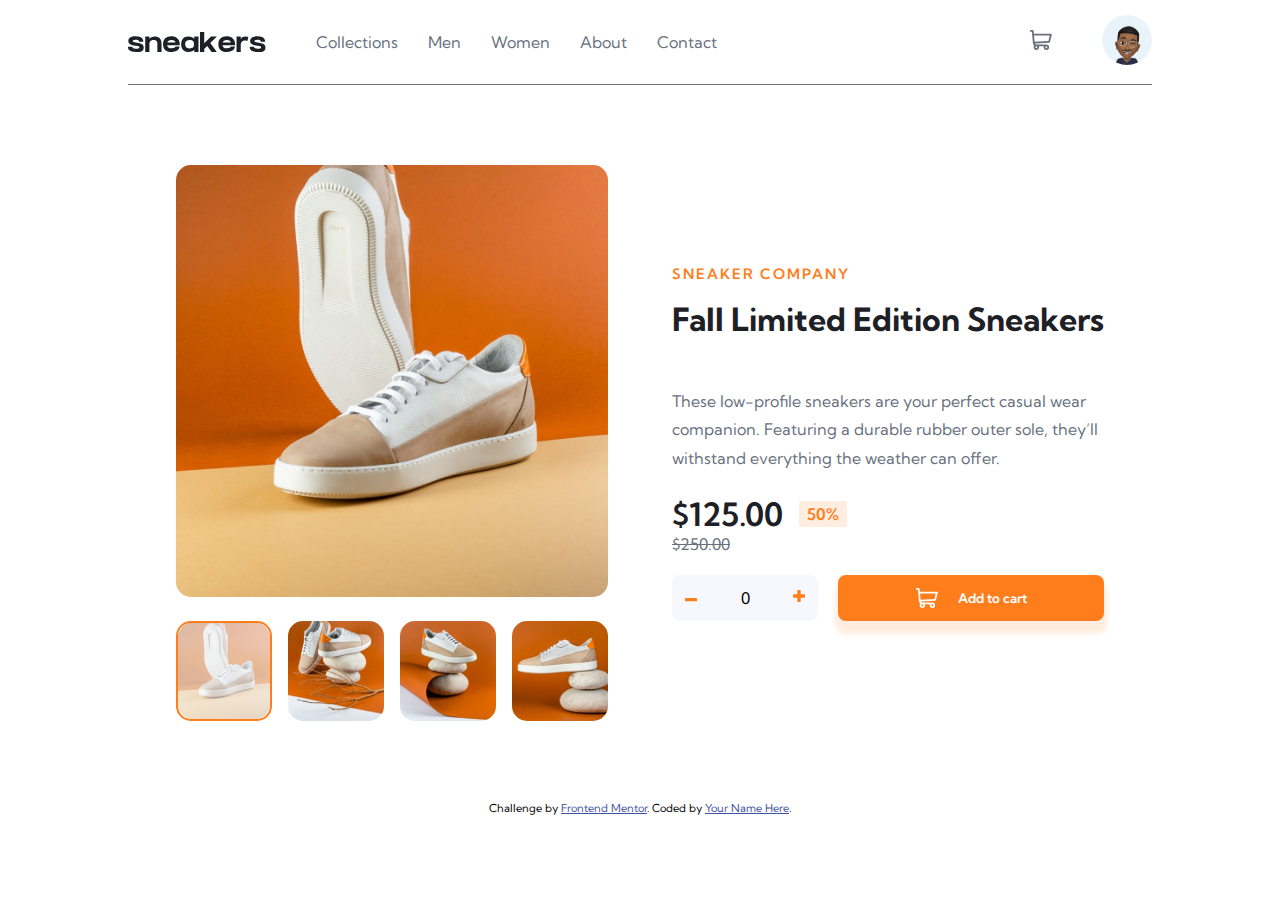
<file: ecommerce-product-page-main/index.html>
<!DOCTYPE html>
<html lang="en">
	<head>
		<meta charset="UTF-8" />
		<meta name="viewport" content="width=device-width, initial-scale=1.0" />
		<!-- displays site properly based on user's device -->

		<link rel="preconnect" href="https://fonts.googleapis.com" />
		<link rel="preconnect" href="https://fonts.gstatic.com" crossorigin />
		<link
			href="https://fonts.googleapis.com/css2?family=Kumbh+Sans:wght@100;300;400;500;600;700&display=swap"
			rel="stylesheet"
		/>
		<title>Frontend Mentor | E-commerce product page</title>

		<link rel="stylesheet" href="styles.css" />
	</head>
	<body>
		<header>
			<nav>
				<img src="./images/logo.svg" alt="Sneakers Logo" class="logo" />
				<ul class="menu-items">
					<li><a href="#">Collections</a></li>
					<li><a href="#">Men</a></li>
					<li><a href="#">Women</a></li>
					<li><a href="#">About</a></li>
					<li><a href="#">Contact</a></li>
				</ul>

				<ul class="cart-and-avatar">
					<li class="cart-and-items">
						<img src="./images/icon-cart.svg" alt="Icon of cart" class="cart-icon" />
            <p class="items-in-cart">0</p>
					</li>
					<li>
						<img
							src="./images/farhan.jpeg"
							alt="Avatar of user"
							class="avatar"
						/>
					</li>
				</ul>
			</nav>

      <section class="cart-modal hidden">
        
      </section>
		</header>

		<main>
			<section class="item-gallery">
				<img
					src="./images/image-product-1.jpg"
					alt="Sneaker"
					class="item-image"
				/>
				<div class="item-thumbnails">
          <div class="image-container selected">
            <img src="./images/image-product-1-thumbnail.jpg" alt="Sneaker">
            <div class="overlay"></div>
          </div>
          <div class="image-container">
            <img src="./images/image-product-2-thumbnail.jpg" alt="Sneaker">
            <!-- <div class="overlay"></div> -->
          </div>
          <div class="image-container">
            <img src="./images/image-product-3-thumbnail.jpg" alt="Sneaker">
            <!-- <div class="overlay"></div> -->
          </div>
          <div class="image-container">
            <img src="./images/image-product-4-thumbnail.jpg" alt="Sneaker">
            <!-- <div class="overlay"></div> -->
          </div>
				</div>
			</section>

			<section class="item-details">
				<h3>SNEAKER COMPANY</h3>
				<h2>Fall Limited Edition Sneakers</h2>
				<p>
					These low-profile sneakers are your perfect casual wear companion.
					Featuring a durable rubber outer sole, they’ll withstand everything
					the weather can offer.
				</p>

				<div class="price-details">
					<div class="price-and-discount">
						<p class="price">$125.00</p>
						<p class="discount">50%</p>
					</div>
					<p class="original-price">$250.00</p>
				</div>

				<div class="cart-buttons">
					<div class="buttons">
						<button id="remove">
							<img src="./images/icon-minus.svg" alt="remove from cart" />
						</button>
						<p id="quantity">0</p>
						<button id="add">
							<img src="./images/icon-plus.svg" alt="add to cart" />
						</button>
					</div>
					<button id="add-to-cart">
						<img src="./images/icon-cart2.svg" alt="cart" />
						Add to cart
					</button>
				</div>
			</section>
		</main>

		<footer class="attribution">
			Challenge by
			<a href="https://www.frontendmentor.io?ref=challenge" target="_blank"
				>Frontend Mentor</a
			>. Coded by <a href="#">Your Name Here</a>.
		</footer>

    <script src="./script.js"></script>
	</body>
</html>
</file>
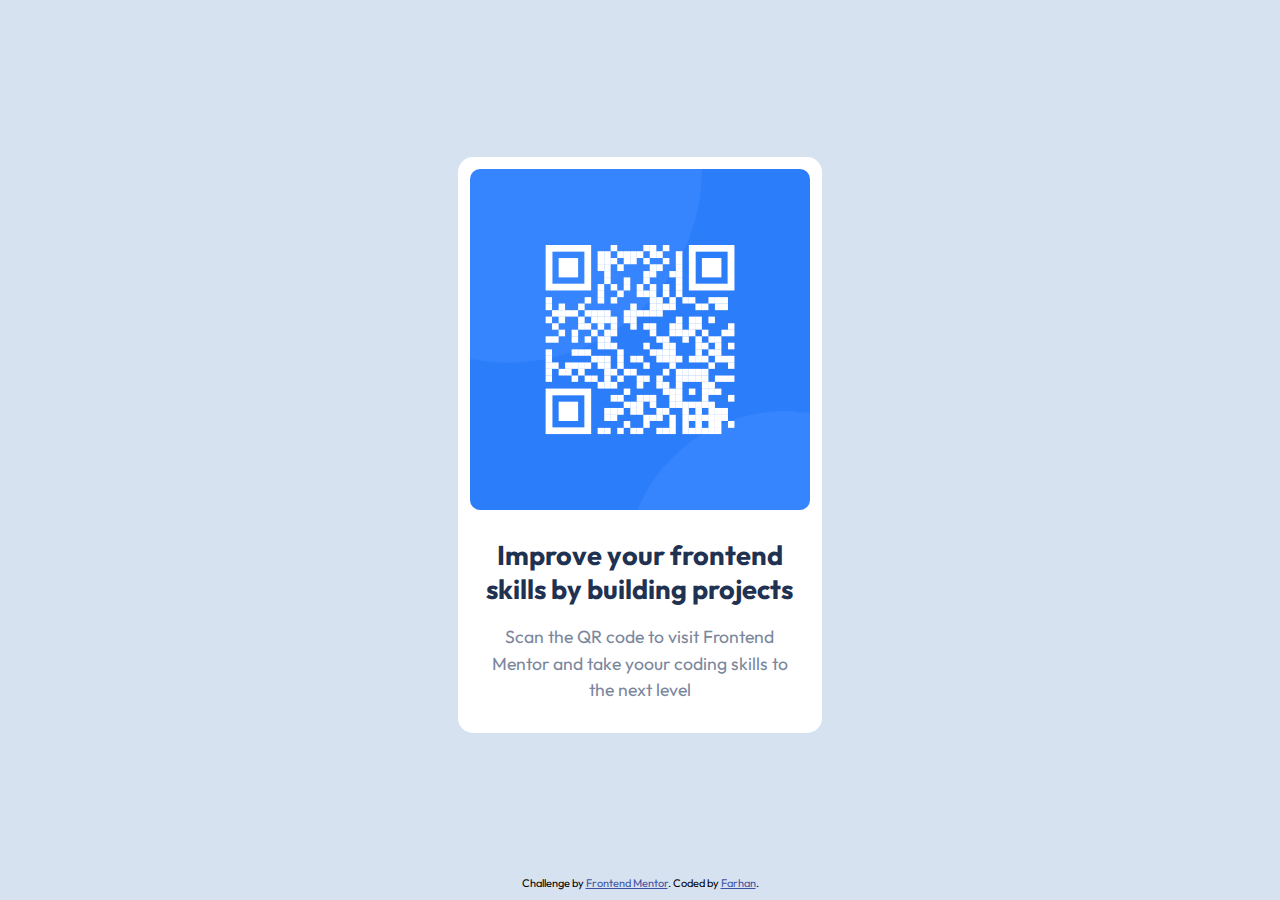
<file: QR Code/index.html>
<!DOCTYPE html>
<html lang="en">
	<head>
		<meta charset="UTF-8" />
		<meta name="viewport" content="width=device-width, initial-scale=1.0" />
		<link
			rel="icon"
			type="image/png"
			sizes="32x32"
			href="./images/favicon-32x32.png"
		/>
		<link rel="preconnect" href="https://fonts.googleapis.com" />
		<link rel="preconnect" href="https://fonts.gstatic.com" crossorigin />
		<link
			href="https://fonts.googleapis.com/css2?family=Outfit:wght@400;700&display=swap"
			rel="stylesheet"
		/>
		<title>Frontend Mentor | QR code component</title>
		<link rel="stylesheet" href="styles.css" />
	</head>
	<body>
		<div class="card">
			<img
				src="./images/image-qr-code.png"
				alt="QR code with blue background"
			/>
			<h1>Improve your frontend skills by building projects</h1>
			<p>
				Scan the QR code to visit Frontend Mentor and take yoour coding skills
				to the next level
			</p>
		</div>
		<div class="attribution">
			Challenge by
			<a href="https://www.frontendmentor.io?ref=challenge" target="_blank"
				>Frontend Mentor</a
			>. Coded by <a href="https://github.com/codeHokage1">Farhan</a>.
		</div>
	</body>
</html>
</file>
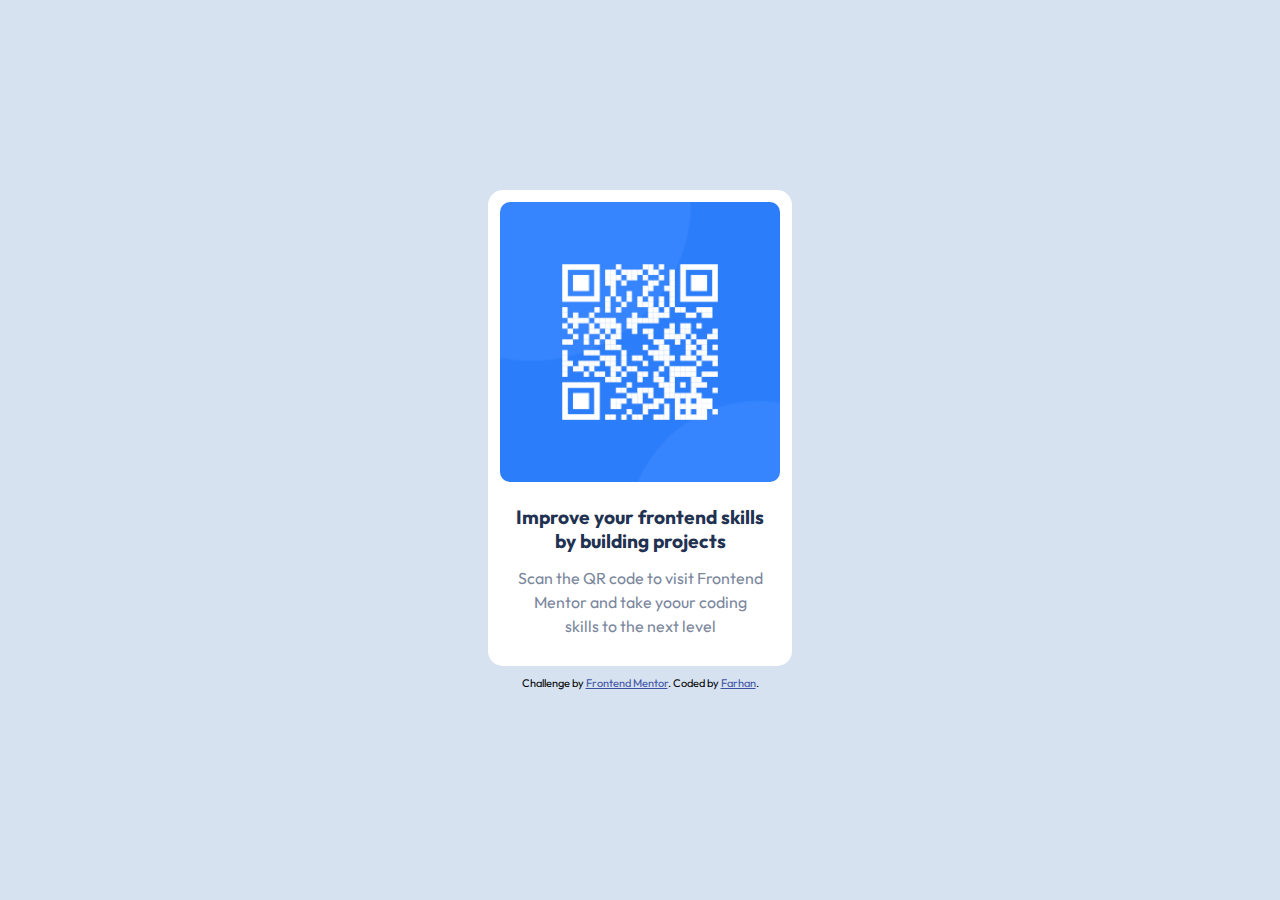
<file: qrCode/index.html>
<!DOCTYPE html>
<html lang="en">
	<head>
		<meta charset="UTF-8" />
		<meta name="viewport" content="width=device-width, initial-scale=1.0" />
		<link
			rel="icon"
			type="image/png"
			sizes="32x32"
			href="./images/favicon-32x32.png"
		/>
		<link rel="preconnect" href="https://fonts.googleapis.com" />
		<link rel="preconnect" href="https://fonts.gstatic.com" crossorigin />
		<link
			href="https://fonts.googleapis.com/css2?family=Outfit:wght@400;700&display=swap"
			rel="stylesheet"
		/>
		<title>Frontend Mentor | QR code component</title>
		<link rel="stylesheet" href="styles.css" />
	</head>
	<body>
		<section class="card">
			<img
				src="./images/image-qr-code.png"
				alt="QR code with blue background"
			/>
			<h1>Improve your frontend skills by building projects</h1>
			<p>
				Scan the QR code to visit Frontend Mentor and take yoour coding skills
				to the next level
			</p>
		</section>
		<section class="attribution">
			Challenge by
			<a href="https://www.frontendmentor.io?ref=challenge" target="_blank"
				>Frontend Mentor</a
			>. Coded by <a href="https://github.com/codeHokage1">Farhan</a>.
		</section>
	</body>
</html>
</file>
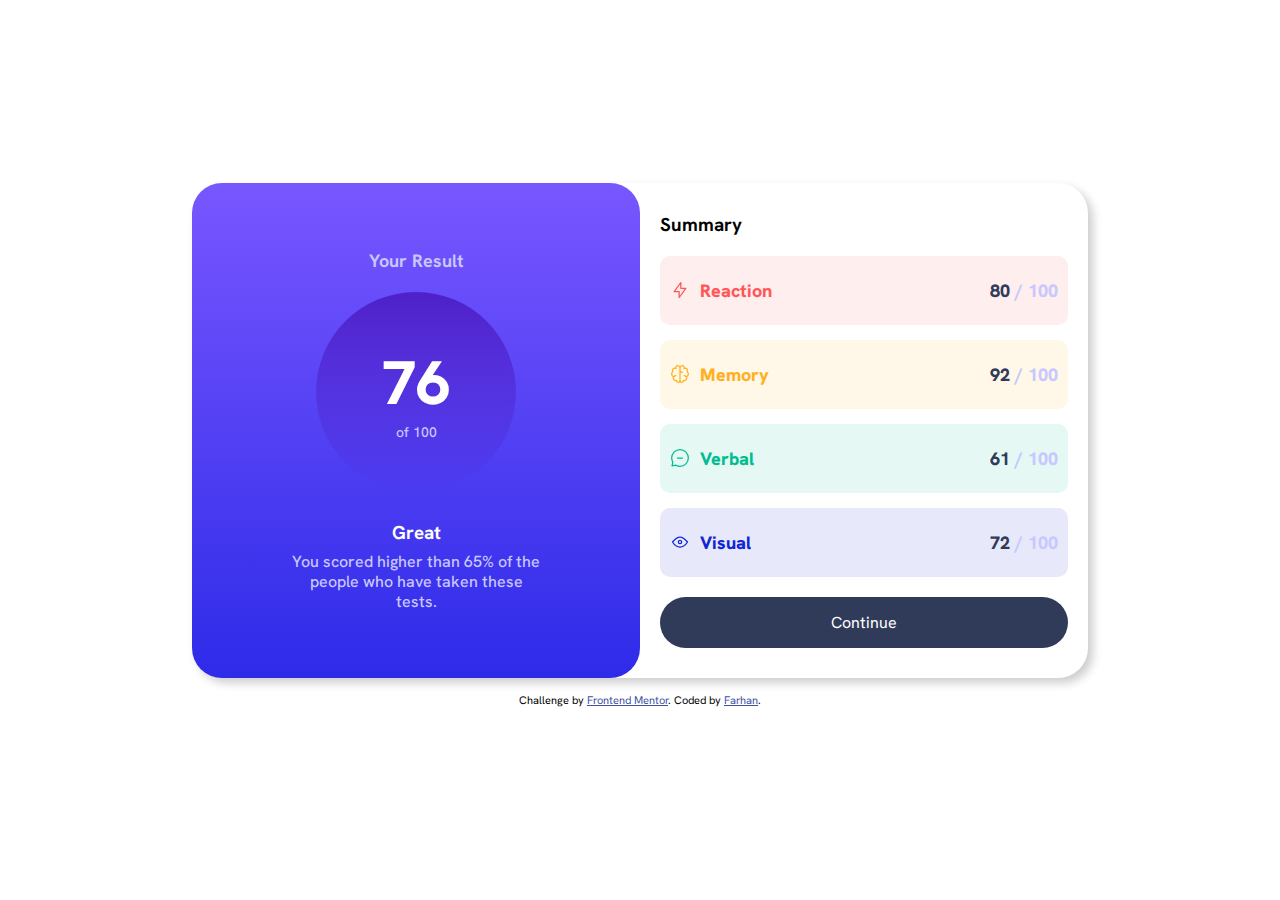
<file: resultSummary/index.html>
<!DOCTYPE html>
<html lang="en">
<head>
  <meta charset="UTF-8">
  <meta name="viewport" content="width=device-width, initial-scale=1.0"> <!-- displays site properly based on user's device -->

  <link rel="icon" type="image/png" sizes="32x32" href="./assets/images/favicon-32x32.png">
  <link rel="stylesheet" href="styles.css">
  <title>Frontend Mentor | Results summary component</title>
</head>
<body>
  <main>
    <section class="display">
      <h1>Your Result</h1>
      <div class="score-container">
        <span class="score">76</span>
        <span class="total">of 100</span>
      </div>
      <h3 class="category">Great</h3>
      <p class="comment">You scored higher than 65% of the people who have taken these tests.</p>
    </section>
    <section class="summary">
      <h3>Summary</h3>
      <div class="summary-items">
        <div class="summary-item red">
          <img src="./assets/images/icon-reaction.svg" alt="">
          <p>Reaction</p>
          <p class="items-score"><span class="item-score">80</span> / 100</p>
        </div>
  
        <div class="summary-item yellow">
          <img src="./assets/images/icon-memory.svg" alt="">
          <p>Memory</p>
          <p class="items-score"><span class="item-score">92</span> / 100</p>
        </div>
  
        <div class="summary-item green">
          <img src="./assets/images/icon-verbal.svg" alt="">
          <p>Verbal</p>
          <p class="items-score"><span class="item-score">61</span> / 100</p>
        </div>
  
        <div class="summary-item purple">
          <img src="./assets/images/icon-visual.svg" alt="">
          <p>Visual</p>
          <p class="items-score"><span class="item-score">72</span> / 100</p>
        </div>
      </div>
    
      <button class="continue">Continue</button>
    </section>
  </main>

  
  
  <footer class="attribution">
    Challenge by <a href="https://www.frontendmentor.io?ref=challenge" target="_blank">Frontend Mentor</a>. 
    Coded by <a href="https://www.github.com/codeHokage1" target="_blank">Farhan</a>.
  </footer>
</body>
</html>
</file>
<file: ecommerce-product-page-main/styles.css>
* {
	box-sizing: border-box;
}
body {
	font-family: "Kumbh Sans", sans-serif;
	margin: 0;
	padding: 0;
}

header,
main,
footer {
	max-width: 80%;
	margin: 0 auto;
}

header{
   position: relative;
}
nav {
   border-bottom: 1px solid hsl(219, 9%, 45%);
	/* padding: 2em 0; */
	display: flex;
	align-items: center;
	gap: 50px;
}
nav ul {
	display: flex;
	gap: 30px;
	list-style: none;
	margin: 0;
	padding: 0;
}
.menu-items li{
   padding: 2em 0;
}
nav a {
	text-decoration: none;
	color: hsl(219, 9%, 45%);
}
nav a:hover{
   color: hsl(220, 13%, 13%);
}
.menu-items li:hover{
   border-bottom: 2px solid hsl(26, 100%, 55%);
}
.cart-and-avatar {
	margin-left: auto;
	display: flex;
	align-items: center;
	gap: 50px;
}
.cart-and-avatar img {
	cursor: pointer;
}
.avatar {
	width: 50px;
	border-radius: 50%;
}
.avatar:hover{
   border: 2px solid hsl(26, 100%, 55%);
}
.cart-and-items{
   position: relative;
}
.items-in-cart{
   position: absolute;
   top: -20px;
   right: -10px;
   background-color: hsl(26, 100%, 55%);
   color: white;
   border-radius: 25px;
   font-weight: 700;
   text-align: center;
   padding: 0.3em 0.7em;
   font-size: 0.6rem;
   display: none;
}
.cart-modal{
   position: absolute;
   background-color: red;
   width: 100px;
   height: 100px;
   top: 70px;
   right: 50px;
}
.hidden{
   display: none;
}


main {
	padding: 5em 3em;
	display: grid;
	grid-template-columns: 1fr 1fr;
	grid-gap: 4em;
}

.item-gallery {
	display: flex;
	flex-direction: column;
	gap: 1.5em;
}
.item-image {
	width: 100%;
	border-radius: 15px;
}
.item-thumbnails {
	display: grid;
	grid-template-columns: 1fr 1fr 1fr 1fr;
	grid-gap: 1em;
}
.item-thumbnails img {
	width: 100%;
   height: 100%;
	border-radius: 15px;
	cursor: pointer;
}
.image-container {
	position: relative;
	border-radius: 15px;
}
.overlay {
	position: absolute;
	top: 0;
	left: 0;
	width: 100%;
	height: 100%;
	background-color: hsla(223, 64%, 98%, 0.6);
	border-radius: 15px;
}
.selected{
   border: 2px solid hsl(26, 100%, 55%);
}

.item-details {
	display: flex;
	flex-direction: column;
	justify-content: center;
}
.item-details h3 {
	margin: 0;
	color: hsl(26, 100%, 55%);
	letter-spacing: 2px;
	font-weight: 600;
	font-size: 0.9rem;
}
.item-details h2 {
	margin: 0.5em 0 1.5em;
	font-size: 2rem;
	font-size: 700;
	color: hsl(220, 13%, 13%);
}
.item-details > p {
	line-height: 1.8;
	color: hsl(219, 9%, 45%);
	margin: 0;
}
.price-details {
	margin: 1.3em 0;
}
.price-and-discount {
	display: flex;
	align-items: center;
	gap: 1em;
}
.price {
	font-weight: 600;
	font-size: 2rem;
	color: hsl(220, 13%, 13%);
	margin: 0;
}
.discount {
	color: hsl(26, 100%, 55%);
	background-color: hsl(25, 100%, 94%);
	font-weight: 600;
	padding: 0.2em 0.5em;
	border-radius: 3px;
	margin: 0;
}
.original-price {
	text-decoration: line-through;
	color: hsl(219, 9%, 45%);
	margin: 0;
}

.cart-buttons {
	display: flex;
	gap: 20px;
	flex-wrap: wrap;
}
.cart-buttons button {
	border: none;
	padding: 1em;
	font-weight: 700;
	cursor: pointer;
	background-color: transparent;
}
.cart-buttons button:hover{
   background-color: hsl(25, 100%, 94%);
   color: white;
   border-radius: 5px;
}
.buttons {
	display: flex;
	background-color: hsl(223, 64%, 98%);
	align-items: center;
	gap: 30px;
	border-radius: 8px;
}
.buttons p{
   margin: 0;
}
#add-to-cart {
	flex-grow: 1;
	background-color: hsl(26, 100%, 55%);
	color: white;
	display: flex;
	align-items: center;
	justify-content: center;
	font-family: inherit;
	gap: 20px;
	font-weight: 600;
	border-radius: 8px;
	box-shadow: 0 10px 5px 3px hsl(25, 100%, 94%);
}
#add-to-cart:hover{
   background-color: hsl(220, 13%, 13%);
}

.attribution {
	font-size: 11px;
	text-align: center;
}
.attribution a {
	color: hsl(228, 45%, 44%);
}
</file>
<file: QR Code/styles.css>
*{
   box-sizing: border-box;
}
body{
   position: relative;
   height: 100vh;
   margin: 0;
   padding: 0;
   font-family: 'Outfit', sans-serif;
   background-color: hsl(212, 45%, 89%);
   padding: 2em;
}
.card{
   background-color: hsl(0, 0%, 100%);
   border-radius: 15px;
   display: flex;
   flex-direction: column;
   justify-content: center;
   align-items: center;
   text-align: center;
   padding: 0.75em;
}
.card img{
   border-radius: 10px;
   width: 100%;
   margin-bottom: 10px;

}
h1{
   font-weight: 700;
   color: hsl(218, 44%, 22%);
   font-size: 1.5rem;
   padding: 0 .5em;
}
p{
   color: hsl(220, 15%, 55%);
   font-weight: 400;
   padding: 0 1em;
   font-size: 1rem;
   margin-top: 0;
   margin-bottom: 1em;
   line-height: 1.5;
}


.attribution {
   position: absolute;
   bottom: 10px;
   right: 0;
   left: 0;
	font-size: 11px;
	text-align: center;
}
.attribution a {
	color: hsl(228, 45%, 44%);
}


@media screen and (min-width: 700px){
   body{
      display: flex;
      flex-direction: column;
      justify-content: center;
   }
   .card{
      width: 30%;
      margin: 0 auto 10px;
   }
   .attribution{
      margin-top: auto;
   }
   h1{
      font-size: 1.7rem;
   }
   p{
      font-size: 1.1rem;
   }
}
</file>
<file: qrCode/styles.css>
* {
	box-sizing: border-box;
}
body {
	height: 100vh;
	margin: 0;
	padding: 0;
	font-family: "Outfit", sans-serif;
	background-color: hsl(212, 45%, 89%);
	padding: 2em;
	display: flex;
	flex-direction: column;
	justify-content: center;
}
.card {
	background-color: hsl(0, 0%, 100%);
	border-radius: 15px;
	display: flex;
	flex-direction: column;
	justify-content: center;
	align-items: center;
	text-align: center;
	padding: 0.75em;
	margin: 0 auto 10px;
}
.card img {
	border-radius: 10px;
	width: 100%;
	margin-bottom: 10px;
}
h1 {
	font-weight: 700;
	color: hsl(218, 44%, 22%);
	font-size: 1.5rem;
	padding: 0 0.5em;
}
p {
	color: hsl(220, 15%, 55%);
	font-weight: 400;
	padding: 0 1em;
	font-size: 1rem;
	margin-top: 0;
	margin-bottom: 1em;
	line-height: 1.5;
}

.attribution {
   margin-bottom: 20px;
   font-size: 11px;
	text-align: center;
}
.attribution a {
	color: hsl(228, 45%, 44%);
}

@media screen and (min-width: 700px) {
	.card {
		width: 25%;
		margin: 0 auto 10px;
	}
	h1 {
		font-size: 1.2rem;
	}
	p {
		font-size: 1rem;
	}
}
</file>
<file: resultSummary/styles.css>
@font-face{
	font-family: 'HankenGrotesk';
	src: url('./assets/fonts/HankenGrotesk-VariableFont_wght.ttf');
}
*{
	box-sizing: border-box;
}
body{
	margin: 0;
	padding: 0;
	font-family: 'HankenGrotesk';
}
main{
   width: 375px;
	margin: 0 auto;
	display: flex;
	flex-direction: column;
	/* background-color: lightgray; */
}
p, span{
	font-size: 18px;
}
.display{
	text-align: center;	
	background: linear-gradient(hsl(252, 100%, 67%), hsl(241, 81%, 54%));
	display: flex;
	flex-direction: column;
	justify-content: center;
	align-items: center;
	padding: 20px 0 40px 0;
	border-radius: 0 0 30px 30px;
}
.display h1{
	color: hsl(241, 100%, 89%);
	font-size: 18px;
	margin: 0 0 20px;
}
.score-container{
	border-radius: 50%;
	background: linear-gradient(hsla(256, 72%, 46%, 1), hsla(241, 72%, 46%, 0));
	display: flex;
	flex-direction: column;
	align-items: center;
	justify-content: center;
	/* padding: 20px 30px; */
	margin-bottom: 10px;
	width: 120px;
	height: 120px;
}
.score-container p{
	margin: 0;
}
.score{
	color: white;
	font-weight: 800;
	font-size: 36pt;
}
.category{
	color: white;
	margin-bottom: 7px;
}
.total, .comment{
	color: hsl(241, 100%, 89%);
	font-size: 14px;
	font-weight: 500;
}
.comment{
	margin: 0;
	max-width: 250px;
	line-height: 1.25;
}

.summary{
	padding: 10px 20px;
}
.summary-items{
	display: flex;
	flex-direction: column;
	gap: 15px;
	width: 100%;
}
.summary-item{
	display: flex;
	align-items: center;
	gap: 10px;
	width: 100%;
	font-weight: 800;
	padding: 5px 10px;
	border-radius: 10px;
}
.red{
	color: hsl(0, 100%, 67%);
	background-color: hsla(0, 100%, 67%, 0.1);
}
.yellow{
	color: hsl(39, 100%, 56%);
	background-color: hsla(39, 100%, 56%, 0.1);
}
.red{
	color: hsl(0, 100%, 67%);
	background-color: hsla(0, 100%, 67%, 0.1);
}
.green{
	color: hsl(0166, 100%, 37%);
	background-color: hsla(0166, 100%, 37%, 0.1);
}
.purple{
	color: hsl(234, 85%, 45%);
	background-color: hsla(234, 85%, 45%, 0.1);
}
.items-score{
	margin-left: auto;
	color: hsl(241, 100%, 89%);
}
.item-score{
	color: hsl(224, 30%, 27%);
}
.continue{
	display: block;
	margin: 20px auto;
	width: 100%;
	color: white;
	background-color: hsl(224, 30%, 27%);
	outline: none;
	border: none;
	font-family: inherit;
	font-size: 16px;
	padding: 15px 0;
	border-radius: 40px;
	cursor: pointer;
}
.continue:hover{
	background: linear-gradient(hsl(252, 100%, 67%), hsl(241, 81%, 54%));
}

.attribution {
	font-size: 11px;
	text-align: center;
	margin-bottom: 10px;
}
.attribution a {
	color: hsl(228, 45%, 44%);
}

@media screen and (min-width: 768px) {
	body{
		height: 100vh;
		display: flex;
		flex-direction: column;
		align-items: center;
		justify-content: center;
	}
	main{
		border-radius: 30px;
		width: 70%;
		flex-direction: row;
		box-shadow: 5px 5px 10px rgba(0,0,0,0.2);
	}
	.display, .summary{
		width: 50%;
	}
	.display{
		border-radius: 30px;
		margin: 0;
		padding: 0;
	}
	.score-container{
		width: 200px;
		height: 200px;
	}
	.score{
		font-size: 46pt;
	}
	.comment{
		font-size: 16px;
		max-width: 250px;
	}
	.attribution{
		margin-top: 15px;
	}
}
</file>
